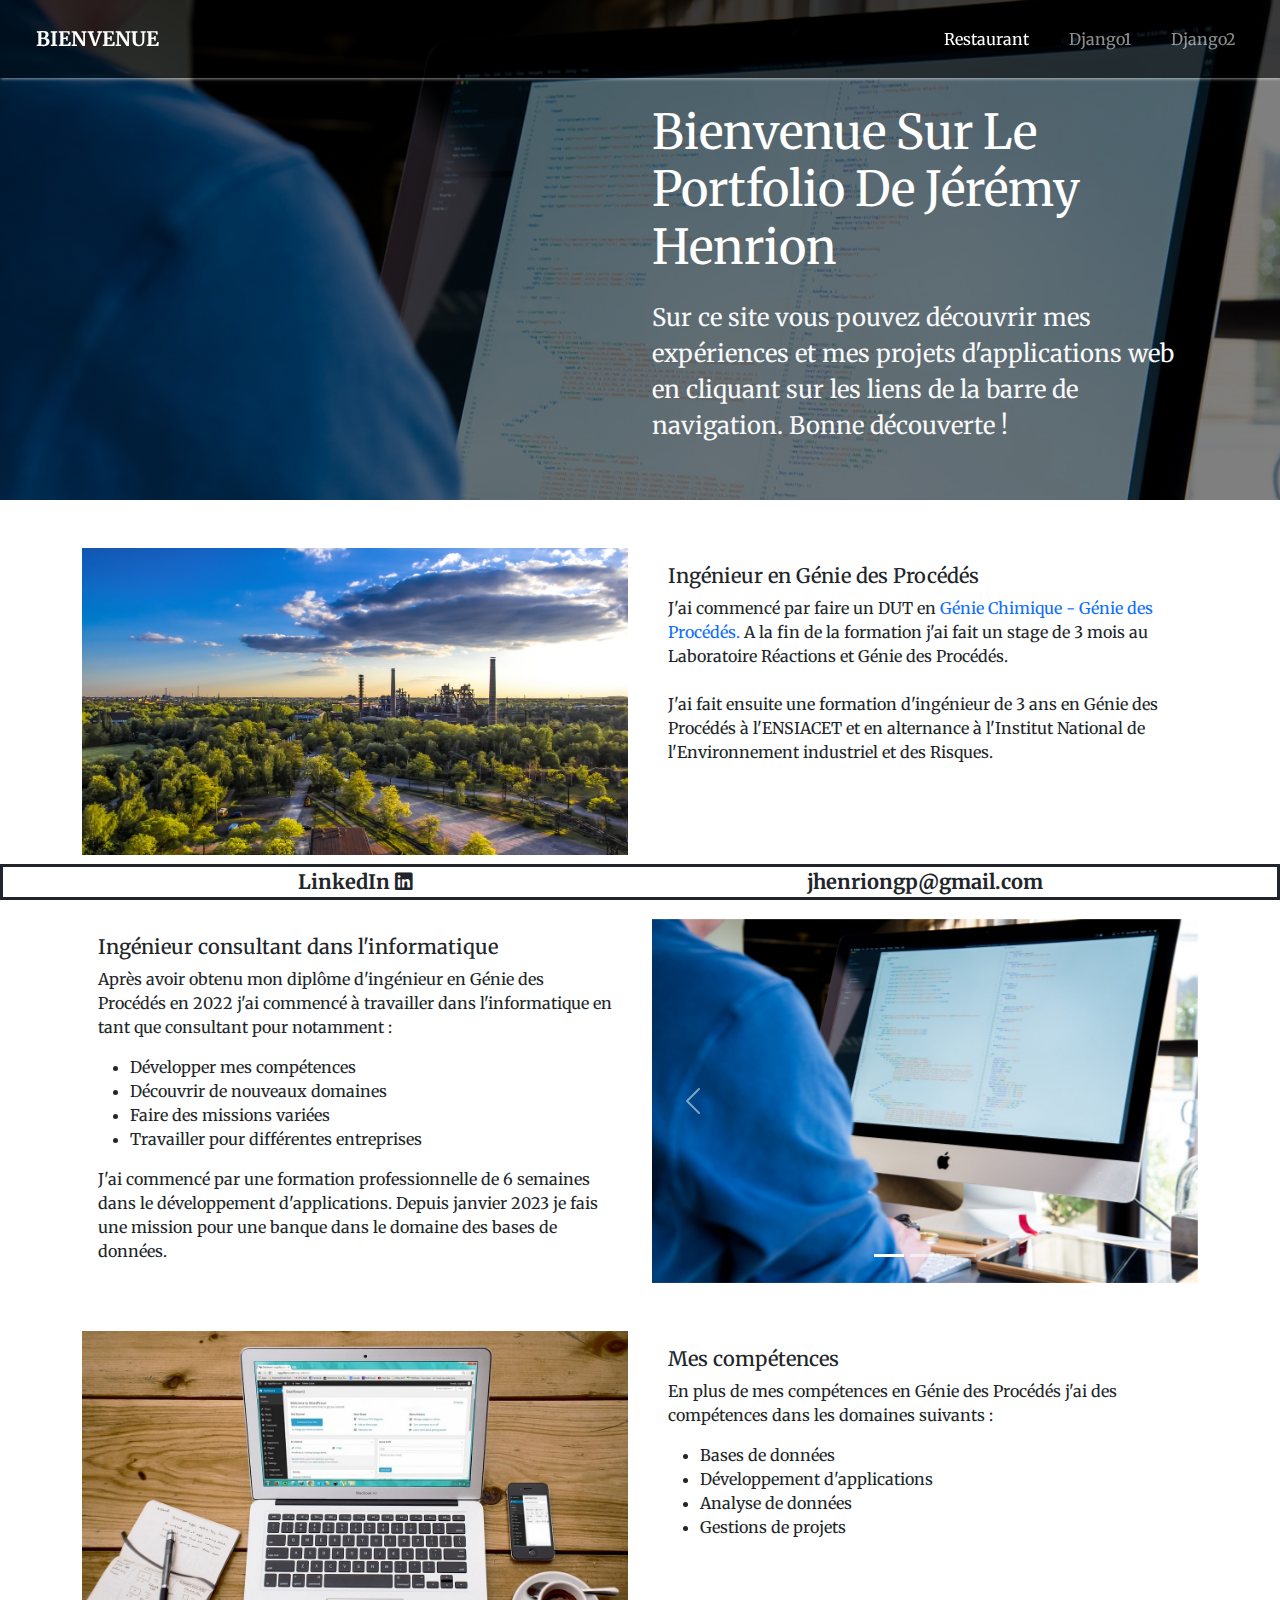
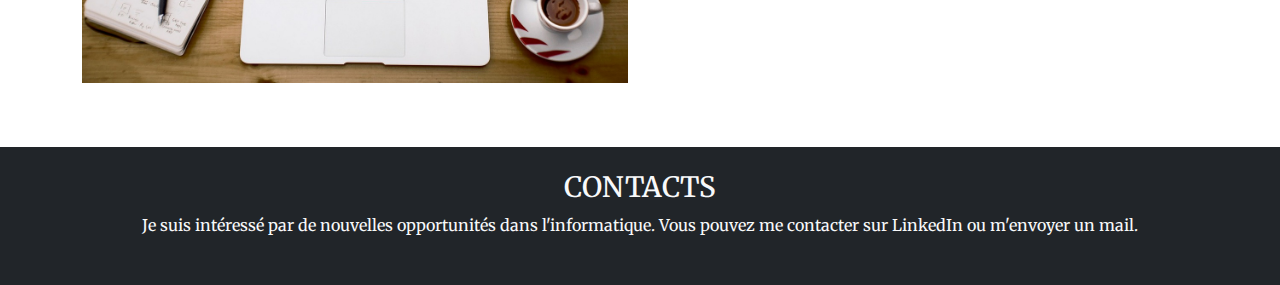
<file: index.html>
<!DOCTYPE html>
<html lang="en">

<head>
    <meta charset="UTF-8">
    <meta http-equiv="X-UA-Compatible" content="IE=edge">
    <meta name="viewport" content="width=device-width, initial-scale=1.0">
    <title>Accueil</title>

    <link rel="stylesheet" href="https://cdn.jsdelivr.net/npm/bootstrap@5.2.3/dist/css/bootstrap.min.css">

    <!--font awesome-->
    <link rel="stylesheet" href="https://cdnjs.cloudflare.com/ajax/libs/font-awesome/5.15.4/css/all.min.css"
        integrity="sha512-1ycn6IcaQQ40/MKBW2W4Rhis/DbILU74C1vSrLJxCq57o941Ym01SwNsOMqvEBFlcgUa6xLiPY/NS5R+E6ztJQ=="
        crossorigin="anonymous" referrerpolicy="no-referrer" />

    <link rel="stylesheet" href="styleIndex.css">

    <script src="https://cdn.jsdelivr.net/npm/bootstrap@5.3.2/dist/js/bootstrap.bundle.min.js"
        integrity="sha384-C6RzsynM9kWDrMNeT87bh95OGNyZPhcTNXj1NW7RuBCsyN/o0jlpcV8Qyq46cDfL"
        crossorigin="anonymous"></script>


</head>

<body>

    <nav class="ccnav navbar navbar-expand-lg position-fixed navbar-dark w-100">
        <div class="container-fluid">
            <a class="navbar-brand text-uppercase mx-4 py-3 fw-bold" href="#">Bienvenue</a>
            <button class="navbar-toggler" type="button" data-bs-toggle="collapse"
                data-bs-target="#navbarSupportedContent" aria-controls="navbarSupportedContent" aria-expanded="false"
                aria-label="Toggle navigation">
                <span class="navbar-toggler-icon"></span>
            </button>
            <div class="collapse navbar-collapse" id="navbarSupportedContent">
                <ul class="navbar-nav ms-auto mb-2 mb-lg-0">
                    <li class="nav-item pe-4">
                        <a class="nav-link active" aria-current="page" href="restaurant.html">Restaurant</a>
                    </li>
                    <li class="nav-item pe-4">
                        <a class="nav-link" href="#">Django1</a>
                    </li>
                    <li class="nav-item pe-4">
                        <a class="nav-link" href="#">Django2</a>
                    </li>
                </ul>
            </div>
        </div>
    </nav>

    <section class="banner pt-5 d-flex justify-content-center align-items-center">
        <div class="container my-5 py-5">
            <div class="row">
                <div class="col-md-6"></div>
                <div class="col-md-6">
                    <h1 class="text-capitalize py-3 merriweather banner-desc">Bienvenue sur le portfolio de Jérémy
                        Henrion</h1>
                    <p class="  merriweather text-light fs-4">Sur ce site vous pouvez découvrir mes expériences et mes
                        projets d'applications web en
                        cliquant sur les liens
                        de la barre de navigation. Bonne découverte !</p>
                </div>
            </div>
        </div>
    </section>

    <section class="available merriweather py-5">
        <div class="container">
            <div class="row">
                <div class="card mb-3 border-0 rounded-0">
                    <div class="row">
                        <div class="col-md-6">
                            <img src="Images/usine.jpg" class="img-fluid" alt="...">
                        </div>
                        <div class="col-md-6">
                            <div class="card-body ">
                                <h5 class="card-title">Ingénieur en Génie des Procédés</h5>
                                <p class="card-text">J'ai commencé par faire un DUT en
                                    <a href="https://www.wikiwand.com/fr/G%C3%A9nie_chimique"
                                        style="text-decoration:none;">
                                        Génie Chimique - Génie des Procédés.
                                    </a>
                                    A la fin de
                                    la formation j'ai fait un stage de 3 mois au Laboratoire Réactions et Génie des
                                    Procédés.
                                    <br><br> J'ai fait ensuite une formation
                                    d'ingénieur de 3 ans en Génie des
                                    Procédés à l'ENSIACET et en alternance à l'Institut National de l'Environnement
                                    industriel et des Risques.
                                </p>
                            </div>
                        </div>
                    </div>
                </div>

                <div class="card my-5 border-0 rounded-0">
                    <div class="row">
                        <div class="col-md-6">
                            <div class="card-body">
                                <h5 class="card-title">Ingénieur consultant dans l'informatique</h5>
                                <p class="card-text">
                                    Après avoir obtenu mon diplôme d'ingénieur en Génie des Procédés en 2022 j'ai
                                    commencé à
                                    travailler dans l'informatique en tant que consultant pour notamment :
                                </p>
                                <ul>
                                    <li>Développer mes compétences</li>
                                    <li>Découvrir de nouveaux domaines</li>
                                    <li>Faire des missions variées</li>
                                    <li>Travailler pour différentes entreprises</li>
                                </ul>
                                <p class="card-text">
                                    J'ai commencé par une formation professionnelle de 6 semaines dans le développement
                                    d'applications.
                                    Depuis janvier 2023 je fais une mission pour une banque dans le domaine des bases de
                                    données.
                                </p>
                            </div>
                        </div>
                        <div class="col-md-6">
                            <!-- caroussel a la place de l'image-->
                            <div id="carouselExampleIndicators" class="carousel slide">
                                <div class="carousel-indicators">
                                    <button type="button" data-bs-target="#carouselExampleIndicators"
                                        data-bs-slide-to="0" class="active" aria-current="true"
                                        aria-label="Slide 1"></button>
                                    <button type="button" data-bs-target="#carouselExampleIndicators"
                                        data-bs-slide-to="1" aria-label="Slide 2"></button>
                                    <button type="button" data-bs-target="#carouselExampleIndicators"
                                        data-bs-slide-to="2" aria-label="Slide 3"></button>
                                </div>
                                <div class="carousel-inner">
                                    <div class="carousel-item active">
                                        <img src="Images/accueil.jpg" class="d-block w-100" alt="...">
                                    </div>
                                    <div class="carousel-item">
                                        <img src="Images/caucase.jpg" class="d-block w-100" alt="...">
                                    </div>
                                    <div class="carousel-item">
                                        <img src="Images/informatique.jpg" class="d-block w-100" alt="...">
                                    </div>
                                </div>
                                <button class="carousel-control-prev" type="button"
                                    data-bs-target="#carouselExampleIndicators" data-bs-slide="prev">
                                    <span class="carousel-control-prev-icon" aria-hidden="true"></span>
                                    <span class="visually-hidden">Previous</span>
                                </button>
                                <button class="carousel-control-next" type="button"
                                    data-bs-target="#carouselExampleIndicators" data-bs-slide="next">
                                    <span class="carousel-control-next-icon" aria-hidden="true"></span>
                                    <span class="visually-hidden">Next</span>
                                </button>
                            </div>
                        </div>
                    </div>
                </div>

                <div class="card mb-3 border-0 rounded-0">
                    <div class="row">
                        <div class="col-md-6">
                            <img src="Images/informatique.jpg" class="img-fluid" alt="...">
                        </div>
                        <div class="col-md-6">
                            <div class="card-body">
                                <h5 class="card-title">Mes compétences</h5>

                                <p class="card-text">
                                    En plus de mes compétences en Génie des Procédés j'ai des compétences dans les
                                    domaines suivants :
                                </p>
                                <ul>
                                    <li>Bases de données</li>
                                    <li>Développement d'applications</li>
                                    <li>Analyse de données</li>
                                    <li>Gestions de projets</li>
                                </ul>
                            </div>
                        </div>
                    </div>
                </div>
            </div>
        </div>
    </section>


    <section class="cc-carousel merriweather bg-dark text-light text-center py-4">
        <div class="container">
            <div class="row">
                <h3 class="text-uppercase">Contacts</h3>
                <div class="col pb-4">
                    Je suis intéressé par de nouvelles opportunités dans l'informatique. Vous pouvez me contacter sur
                    LinkedIn
                    ou m'envoyer un mail.
                </div>
            </div>
        </div>
    </section>

    <footer class="footer bg-white fs-5">
        <div class="container">
            <div class="row">
                <div class="col-6">
                    <a href="https://www.linkedin.com/in/j%C3%A9r%C3%A9my-henrion/" style="text-decoration:none;"
                        class="text-dark">
                        LinkedIn <i class="fab fa-linkedin fa-1x"></i>
                    </a>
                </div>
                <div class="col-6">
                    jhenriongp@gmail.com
                </div>
            </div>
        </div>
    </footer>
</body>

</html>
</file>
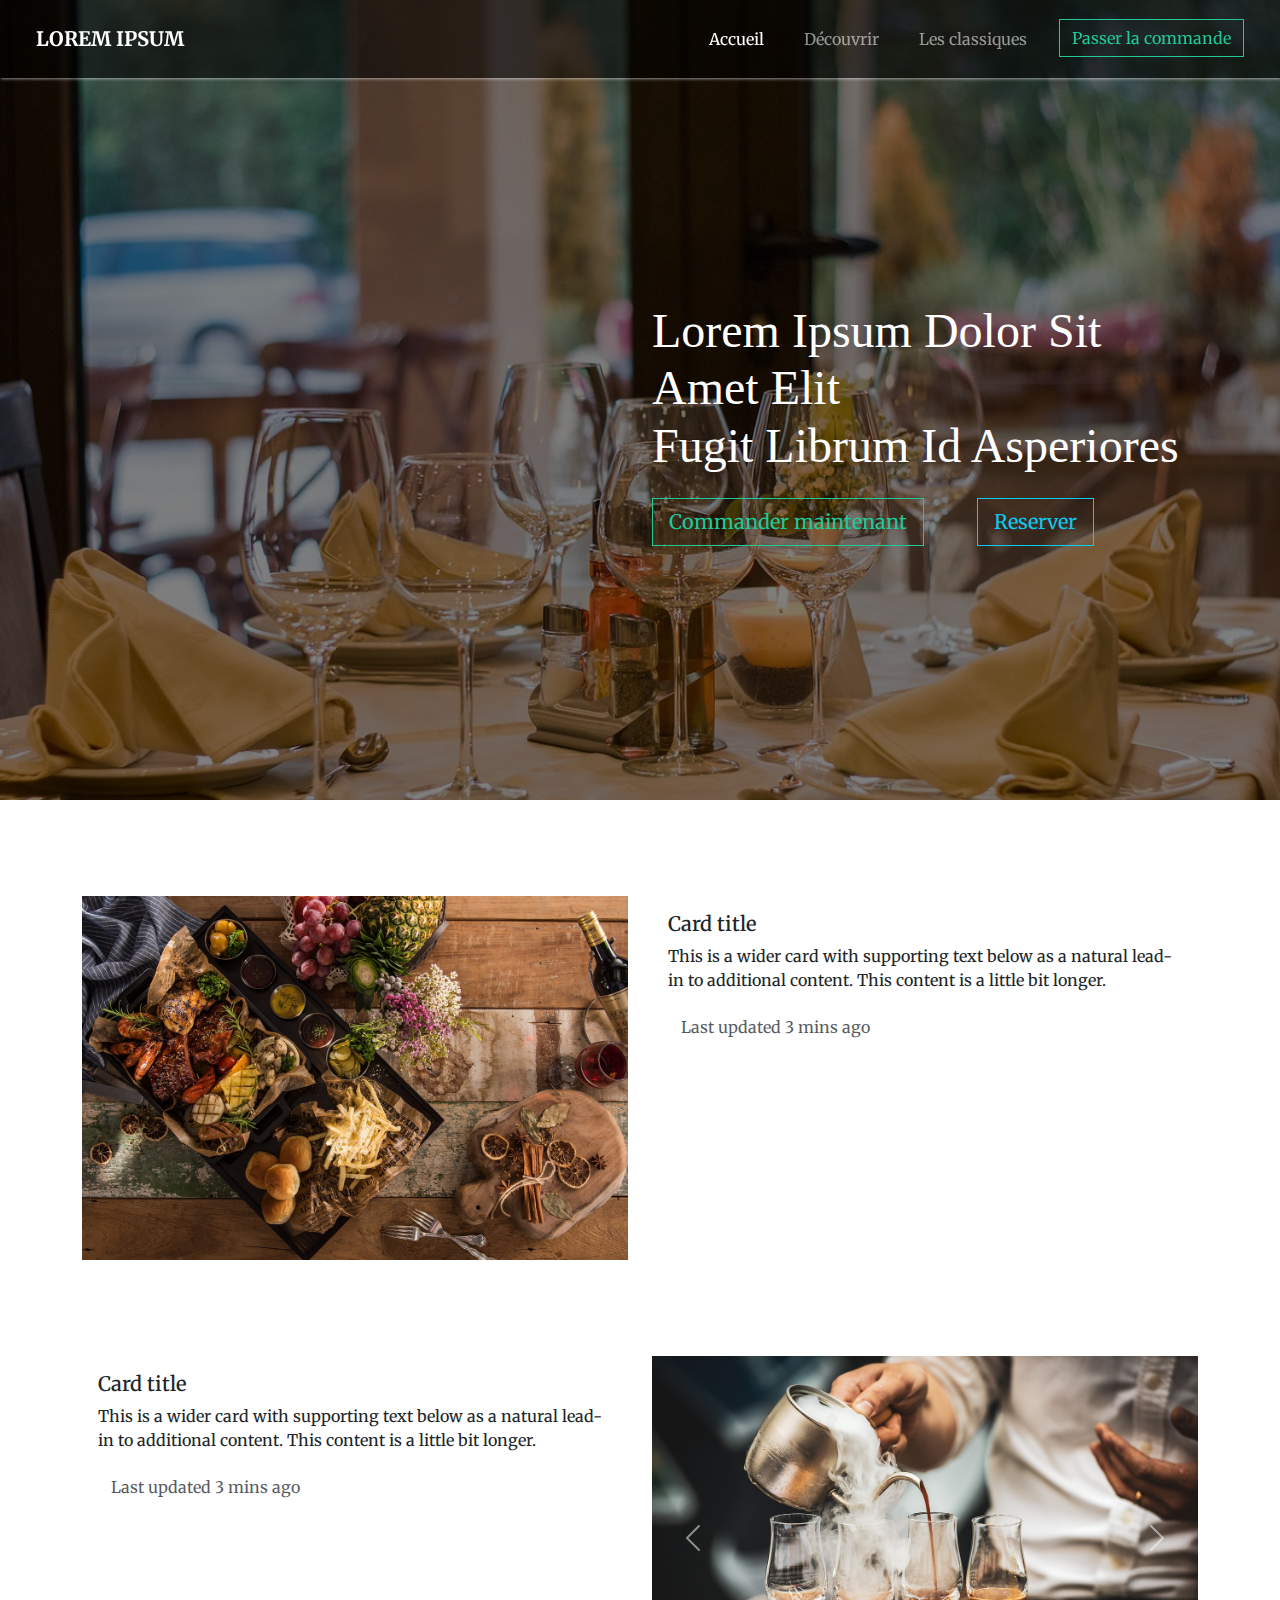
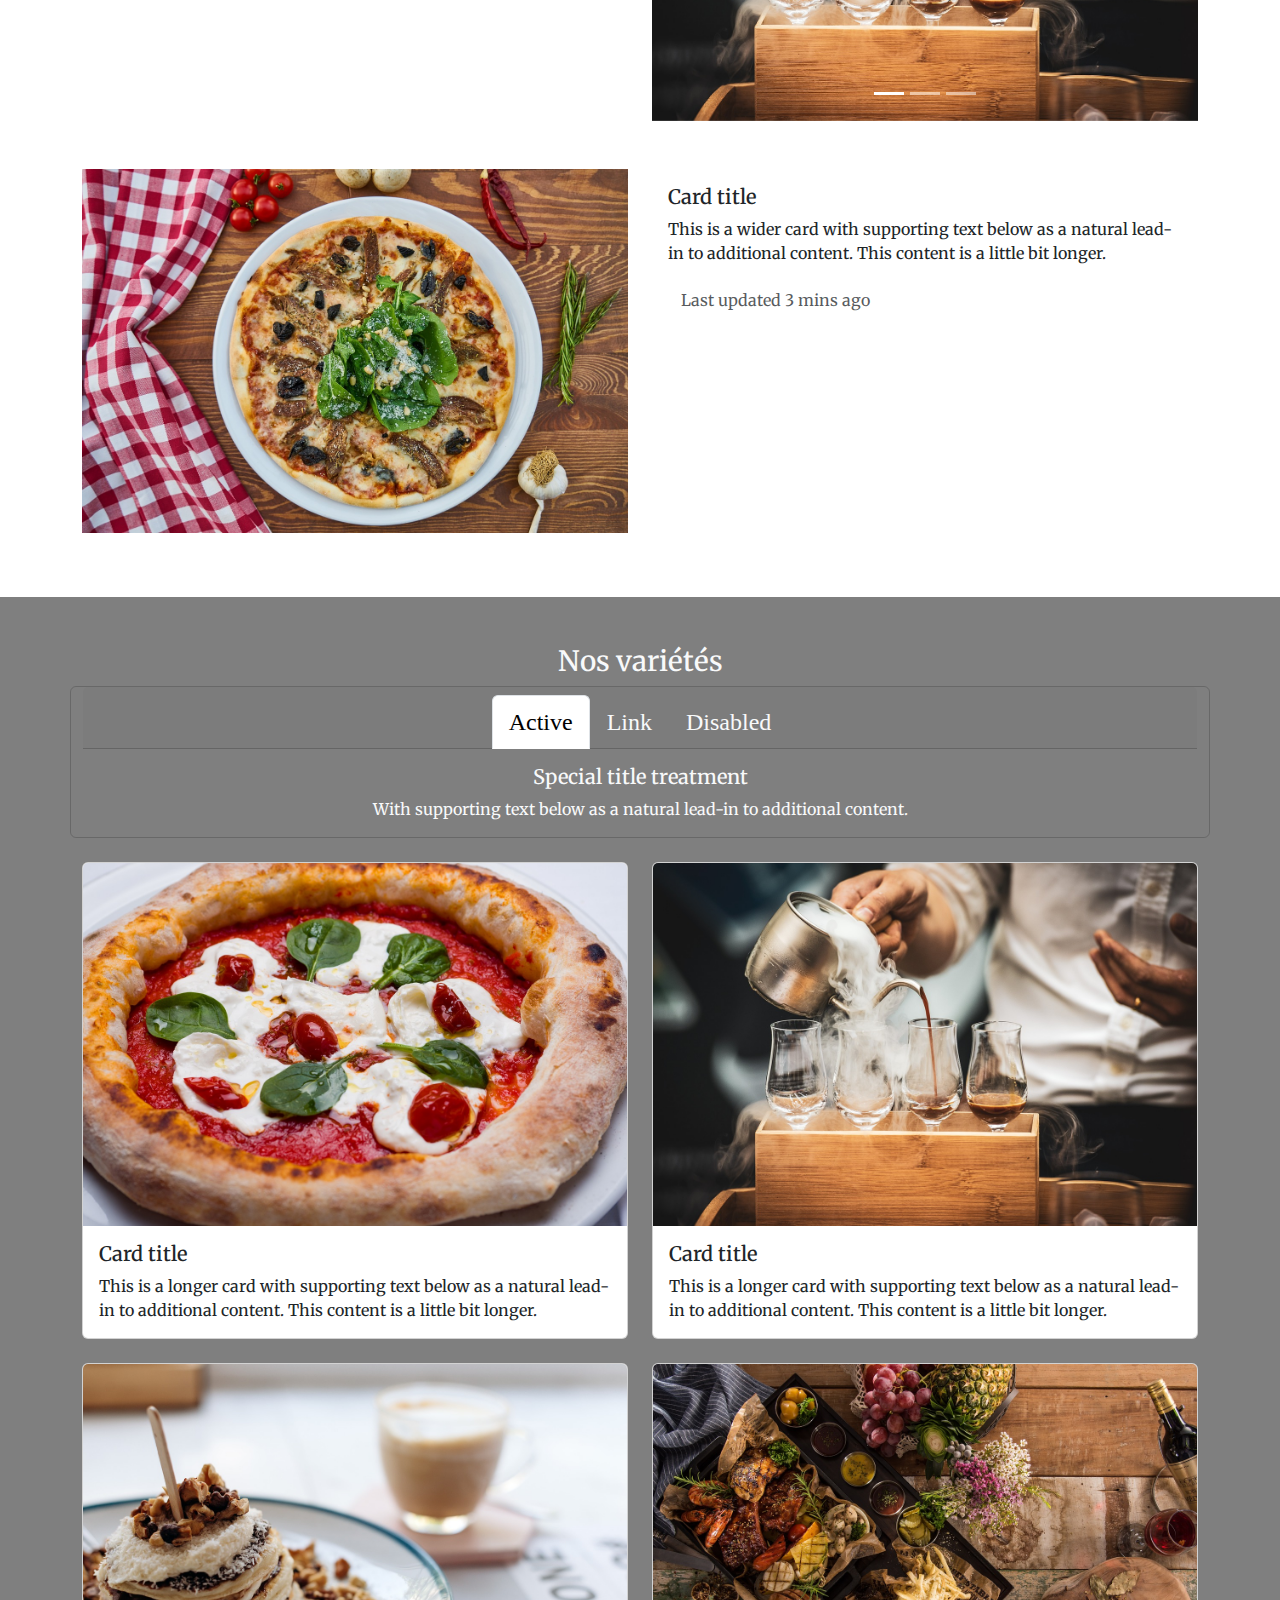
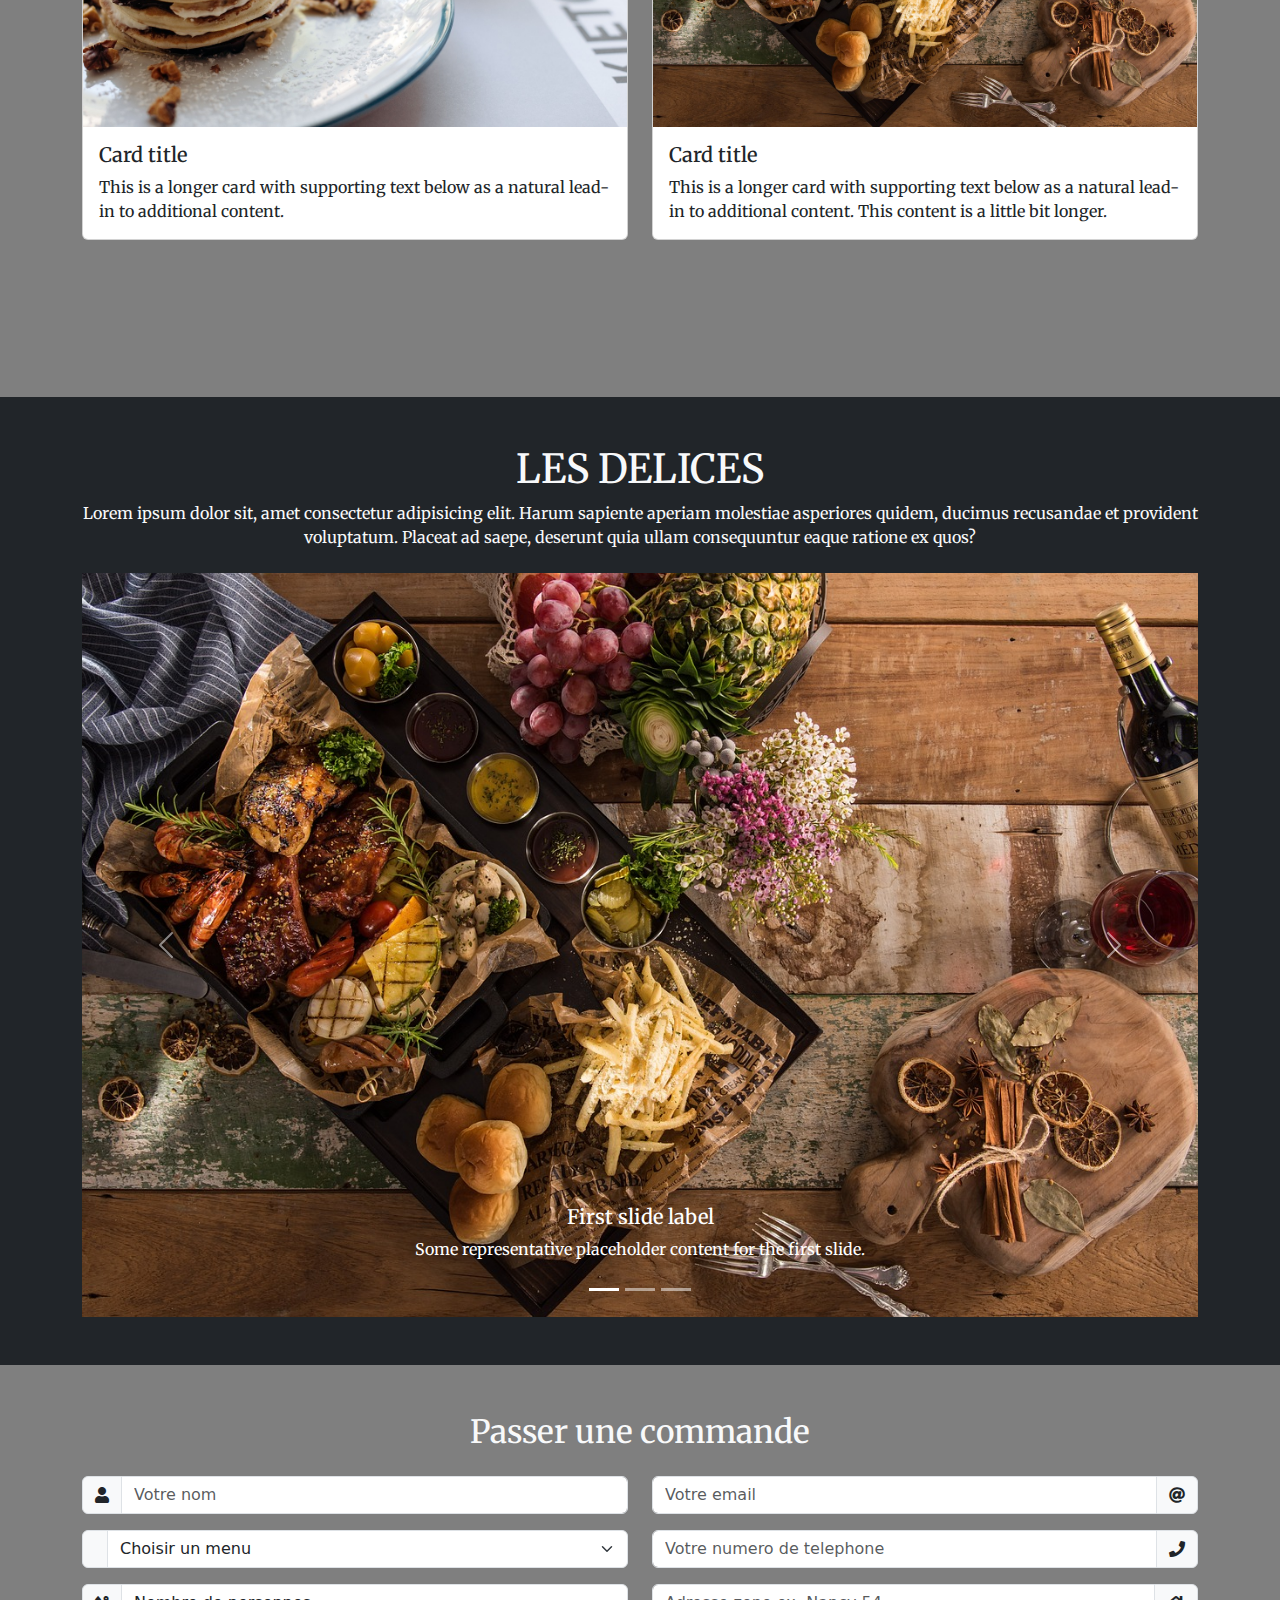
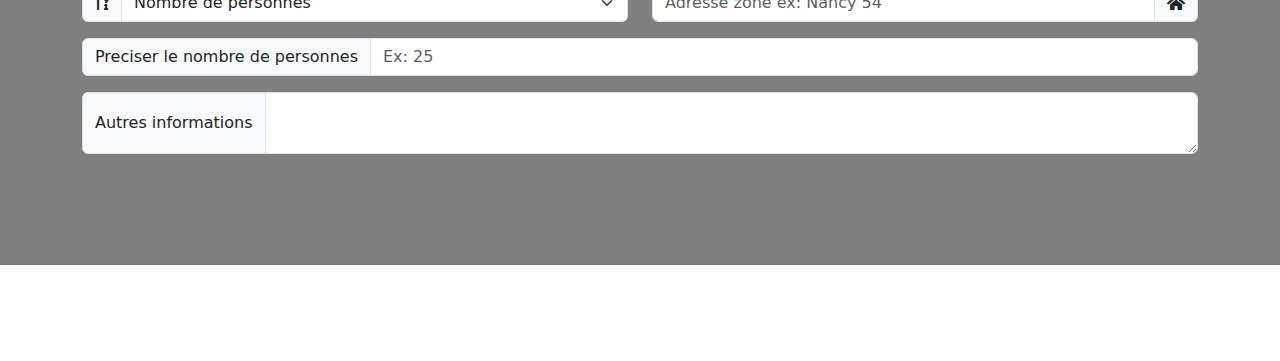
<file: restaurant.html>
<!DOCTYPE html>
<html lang="en">

<head>
    <meta charset="UTF-8">
    <meta name="viewport" content="width=device-width, initial-scale=1.0">
    <title>Document</title>

    <link rel="stylesheet" href="https://cdn.jsdelivr.net/npm/bootstrap@5.2.3/dist/css/bootstrap.min.css">

    <link rel="stylesheet" href="styleRestaurant.css">

    <!--font awesome-->
    <link rel="stylesheet" href="https://cdnjs.cloudflare.com/ajax/libs/font-awesome/5.15.4/css/all.min.css"
        integrity="sha512-1ycn6IcaQQ40/MKBW2W4Rhis/DbILU74C1vSrLJxCq57o941Ym01SwNsOMqvEBFlcgUa6xLiPY/NS5R+E6ztJQ=="
        crossorigin="anonymous" referrerpolicy="no-referrer" />

    <script src="https://cdn.jsdelivr.net/npm/bootstrap@5.3.2/dist/js/bootstrap.bundle.min.js"
        integrity="sha384-C6RzsynM9kWDrMNeT87bh95OGNyZPhcTNXj1NW7RuBCsyN/o0jlpcV8Qyq46cDfL"
        crossorigin="anonymous"></script>
</head>

<body>

    <nav class="ccnav navbar navbar-expand-lg position-fixed navbar-dark w-100">
        <div class="container-fluid">
            <a class="navbar-brand text-uppercase mx-4 py-3 fw-bold" href="#">Lorem ipsum</a>
            <button class="navbar-toggler" type="button" data-bs-toggle="collapse"
                data-bs-target="#navbarSupportedContent" aria-controls="navbarSupportedContent" aria-expanded="false"
                aria-label="Toggle navigation">
                <span class="navbar-toggler-icon"></span>
            </button>
            <div class="collapse navbar-collapse" id="navbarSupportedContent">
                <ul class="navbar-nav ms-auto mb-2 mb-lg-0">
                    <li class="nav-item pe-4">
                        <a class="nav-link active" aria-current="page" href="index.html">Accueil</a>
                    </li>
                    <li class="nav-item pe-4">
                        <a class="nav-link" href="#">Découvrir</a>
                    </li>
                    <li class="nav-item pe-4">
                        <a class="nav-link" href="#">Les classiques</a>
                    </li>
                    <li class="nav-item pe-4">
                        <a class="btn btn-order rounded-0" href="#">Passer la commande</a>
                    </li>
                </ul>
            </div>
        </div>
    </nav>

    <section class="banner pt-5 d-flex justify-content-center align-items-center">
        <div class="container my-5 py-5">
            <div class="row">
                <div class="col-md-6"></div>
                <div class="col-md-6">
                    <h1 class="text-capitalize py-3 redressed banner-desc">Lorem ipsum dolor sit amet elit <br>
                        fugit librum id asperiores</h1>
                    <p>
                        <button class="btn btn-order rounded-0 merriweather btn-lg me-5">Commander maintenant</button>
                        <button class="btn btn-outline-info rounded-0 merriweather btn-lg">Reserver</button>
                    </p>
                </div>
            </div>
        </div>
    </section>

    <section class="available merriweather py-5">
        <div class="container">
            <div class="row">
                <div class="card my-5 border-0 rounded-0">
                    <div class="row">
                        <div class="col-md-6">
                            <img src="Images/plat.jpg" class="img-fluid" alt="...">
                        </div>
                        <div class="col-md-6">
                            <div class="card-body">
                                <h5 class="card-title">Card title</h5>
                                <p class="card-text">This is a wider card with supporting text below as a natural
                                    lead-in to additional content. This content is a little bit longer.</p>
                                <p class="card-text"><a href="#" class="text-muted btn">Last updated 3 mins ago</a></p>
                            </div>
                        </div>
                    </div>
                </div>

                <div class="card my-5 border-0 rounded-0">
                    <div class="row">
                        <div class="col-md-6">
                            <div class="card-body">
                                <h5 class="card-title">Card title</h5>
                                <p class="card-text">This is a wider card with supporting text below as a natural
                                    lead-in to additional content. This content is a little bit longer.</p>
                                <p class="card-text"><a href="#" class="text-muted btn">Last updated 3 mins ago</a></p>
                            </div>
                        </div>
                        <div class="col-md-6">
                            <!-- caroussel a la place de l'image-->
                            <div id="carouselExampleIndicators" class="carousel slide">
                                <div class="carousel-indicators">
                                    <button type="button" data-bs-target="#carouselExampleIndicators"
                                        data-bs-slide-to="0" class="active" aria-current="true"
                                        aria-label="Slide 1"></button>
                                    <button type="button" data-bs-target="#carouselExampleIndicators"
                                        data-bs-slide-to="1" aria-label="Slide 2"></button>
                                    <button type="button" data-bs-target="#carouselExampleIndicators"
                                        data-bs-slide-to="2" aria-label="Slide 3"></button>
                                </div>
                                <div class="carousel-inner">
                                    <div class="carousel-item active">
                                        <img src="Images/barista.jpg" class="d-block w-100" alt="...">
                                    </div>
                                    <div class="carousel-item">
                                        <img src="Images/drinks-2578446_1280.jpg" class="d-block w-100" alt="...">
                                    </div>
                                    <div class="carousel-item">
                                        <img src="Images/pizza2.jpg" class="d-block w-100" alt="...">
                                    </div>
                                </div>
                                <button class="carousel-control-prev" type="button"
                                    data-bs-target="#carouselExampleIndicators" data-bs-slide="prev">
                                    <span class="carousel-control-prev-icon" aria-hidden="true"></span>
                                    <span class="visually-hidden">Previous</span>
                                </button>
                                <button class="carousel-control-next" type="button"
                                    data-bs-target="#carouselExampleIndicators" data-bs-slide="next">
                                    <span class="carousel-control-next-icon" aria-hidden="true"></span>
                                    <span class="visually-hidden">Next</span>
                                </button>
                            </div>
                        </div>
                    </div>
                </div>

                <div class="card mb-3 border-0 rounded-0">
                    <div class="row">
                        <div class="col-md-6">
                            <img src="Images/pizza2.jpg" class="img-fluid" alt="...">
                        </div>
                        <div class="col-md-6">
                            <div class="card-body">
                                <h5 class="card-title">Card title</h5>
                                <p class="card-text">This is a wider card with supporting text below as a natural
                                    lead-in to additional content. This content is a little bit longer.</p>
                                <p class="card-text"><a href="#" class="text-muted btn">Last updated 3 mins ago</a></p>
                            </div>
                        </div>
                    </div>
                </div>
            </div>
        </div>
    </section>

    <section class="cc-menu py-5 merriweather">
        <div class="container">
            <div class="row">
                <h3 class="text-center text-light merriweather">Nos variétés</h3>
                <div class="card bg-transparent text-center mb-4">
                    <div class="card-header redressed fs-4">
                        <ul class="nav nav-tabs justify-content-center card-header-tabs ">
                            <li class="nav-item">
                                <a class="nav-link active" aria-current="true" href="#">Active</a>
                            </li>
                            <li class="nav-item">
                                <a class="nav-link text-light" href="#">Link</a>
                            </li>
                            <li class="nav-item">
                                <a class="nav-link text-light">Disabled</a>
                            </li>
                        </ul>
                    </div>
                    <div class="card-body text-light">
                        <h5 class="card-title">Special title treatment</h5>
                        <p class="card-text">With supporting text below as a natural lead-in to additional content.</p>
                    </div>
                </div>
            </div>
            <div class="row row-cols-1 row-cols-md-2 g-4"> <!-- deux colonnes sur les ecrans de moyenne taille-->
                <div class="col">
                    <div class="card">
                        <img src="Images/pizza1.jpg" class="card-img-top" alt="...">
                        <div class="card-body">
                            <h5 class="card-title">Card title</h5>
                            <p class="card-text">This is a longer card with supporting text below as a natural lead-in
                                to additional content. This content is a little bit longer.</p>
                        </div>
                    </div>
                </div>
                <div class="col">
                    <div class="card">
                        <img src="Images/barista.jpg" class="card-img-top" alt="...">
                        <div class="card-body">
                            <h5 class="card-title">Card title</h5>
                            <p class="card-text ">This is a longer card with supporting text below as a natural lead-in
                                to additional content. This content is a little bit longer.</p>
                        </div>
                    </div>
                </div>
                <div class="col d-none d-md-block">
                    <div class="card">
                        <img src="Images/pancakes.jpg" class="card-img-top" alt="...">
                        <div class="card-body">
                            <h5 class="card-title">Card title</h5>
                            <p class="card-text">This is a longer card with supporting text below as a natural lead-in
                                to additional content.</p>
                        </div>
                    </div>
                </div>
                <div class="col d-none d-md-block">
                    <div class="card">
                        <img src="Images/plat.jpg" class="card-img-top" alt="...">
                        <div class="card-body">
                            <h5 class="card-title">Card title</h5>
                            <p class="card-text">This is a longer card with supporting text below as a natural lead-in
                                to additional content. This content is a little bit longer.</p>
                        </div>
                    </div>
                </div>
            </div>
        </div>
    </section>

    <section class="cc-carousel merriweather bg-dark text-light text-center py-5">
        <div class="container">
            <div class="row">
                <h1 class="text-uppercase"> Les delices</h1>
                <div class="col pb-4">
                    Lorem ipsum dolor sit, amet consectetur adipisicing elit. Harum sapiente aperiam molestiae
                    asperiores quidem, ducimus recusandae et provident voluptatum. Placeat ad saepe, deserunt
                    quia ullam consequuntur eaque ratione ex quos?
                </div>
            </div>

            <!--carrousel transition fondue-->
            <div id="carouselExampleFade" class="carousel slide carousel-fade">
                <div class="carousel-indicators">
                    <button type="button" data-bs-target="#carouselExampleFade" data-bs-slide-to="0" class="active"
                        aria-current="true" aria-label="Slide 1"></button>
                    <button type="button" data-bs-target="#carouselExampleFade" data-bs-slide-to="1"
                        aria-label="Slide 2"></button>
                    <button type="button" data-bs-target="#carouselExampleFade" data-bs-slide-to="2"
                        aria-label="Slide 3"></button>
                </div>
                <div class="carousel-inner">
                    <div class="carousel-item active">
                        <img src="Images/plat.jpg" class="d-block w-100" alt="...">
                        <div class="carousel-caption d-none d-md-block">
                            <h5>First slide label</h5>
                            <p>Some representative placeholder content for the first slide.</p>
                        </div>
                    </div>
                    <div class="carousel-item">
                        <img src="Images/restaurant.jpg" class="d-block w-100" alt="...">
                        <div class="carousel-caption d-none d-md-block">
                            <h5>Second slide label</h5>
                            <p>Some representative placeholder content for the second slide.</p>
                        </div>
                    </div>

                    <div class="carousel-item">
                        <img src="Images/drinks-2578446_1280.jpg" class="d-block w-100" alt="...">
                        <div class="carousel-caption d-none d-md-block">
                            <h5>Third slide label</h5>
                            <p>Some representative placeholder content for the third slide.</p>
                        </div>
                    </div>
                </div>
                <button class="carousel-control-prev" type="button" data-bs-target="#carouselExampleFade"
                    data-bs-slide="prev">
                    <span class="carousel-control-prev-icon" aria-hidden="true"></span>
                    <span class="visually-hidden">Previous</span>
                </button>
                <button class="carousel-control-next" type="button" data-bs-target="#carouselExampleFade"
                    data-bs-slide="next">
                    <span class="carousel-control-next-icon" aria-hidden="true"></span>
                    <span class="visually-hidden">Next</span>
                </button>
            </div>
        </div>
    </section>

    <section class="order-form py-5">
        <div class="container">
            <h2 class="merriweather text-center text-light mb-4"> Passer une commande</h2>
            <form>
                <div class="row">
                    <div class="col-md-6 col-sm">
                        <div class="input-group mb-3">
                            <span class="input-group-text" id="basic-addon1"><i class="fas fa-user"></i></span>
                            <input type="text" class="form-control" placeholder="Votre nom">
                        </div>
                        <div class="input-group mb-3">
                            <label class="input-group-text" for="inputGroupSelect01"><i
                                    class="fas fa-utesils"></i></label>
                            <select class="form-select" id="inputGroupSelect01">
                                <option selected>Choisir un menu</option>
                                <option value="1">One</option>
                                <option value="2">Two</option>
                                <option value="3">Three</option>
                            </select>
                        </div>
                        <div class="input-group mb-3">
                            <label class="input-group-text" for="inputGroupSelect01"><i
                                    class="fas fa-sort-numeric-up-alt"></i></label>
                            <select class="form-select" id="inputGroupSelect01">
                                <option selected>Nombre de personnes</option>
                                <option value="1">One</option>
                                <option value="2">Two</option>
                                <option value="3">Three</option>
                            </select>
                        </div>
                    </div>
                    <div class="col-md-6 col-sm">
                        <div class="input-group mb-3">
                            <input type="email" class="form-control" placeholder="Votre email">
                            <span class="input-group-text" id="basic-addon1"><i class="fas fa-at"></i></span>
                        </div>
                        <div class="input-group mb-3">
                            <input type="number" class="form-control" placeholder="Votre numero de telephone">
                            <span class="input-group-text" id="basic-addon1"><i class="fas fa-phone"></i></span>
                        </div>
                        <div class="input-group mb-3">
                            <input type="text" class="form-control" placeholder="Adresse zone ex: Nancy 54">
                            <span class="input-group-text" id="basic-addon1"><i class="fas fa-home"></i></span>
                        </div>
                    </div>
                </div>

                <div class="row">
                    <div class="input-group mb-3">
                        <span class="input-group-text" id="basic-addon1">Preciser le nombre de personnes</span>
                        <input type="text" class="form-control" placeholder="Ex: 25">
                    </div>

                    <div class="input-group">
                        <span class="input-group-text">Autres informations</span>
                        <textarea class="form-control" aria-label="With textarea"></textarea>
                    </div>
                </div>
            </form>
        </div>

    </section>

    <section class="footer py-5">
        <div class="container">
            <div class="row">
            </div>
        </div>
    </section>

</body>

</html>
</file>
<file: styleIndex.css>
@import url('https://fonts.googleapis.com/css2?family=Redressed&family=Merriweather:wght@300;400;700&display=swap');

.footer {
    position: fixed;
    left: 0;
    bottom: 0;
    width: 100%;
    font-weight: bold;
    text-align: center;
    border: solid;
    font-family: 'Merriweather', serif;
}


.redressed {
    font-family: 'Redressed', cursive;
}

.merriweather {
    font-family: 'Merriweather', serif;
}

.ccnav {
    background-color: rgba(0, 0, 0, 0.55);
    font-family: 'Merriweather', serif;
    box-shadow: 1px 1px 3px rgba(255, 255, 255, 0.54);
    z-index: 99;
}

.ccnav .nav-link {
    border-bottom: 1px solid transparent;
    transition: padding-bottom .4s ease-in-out, border-color .3s ease;
}

.ccnav .nav-link:hover {
    padding-bottom: 20px;
    border-bottom-color: var(--bs-teal);
}

.banner,
.order-form {
    background: linear-gradient(rgba(0, 0, 0, 0.5), rgba(0, 0, 0, 0.5)), url('Images/accueil.jpg') center center fixed no-repeat;
    height: 500px;
    background-size: cover;
}

.order-form {
    height: 500px;
}

.banner .banner-desc {
    font-size: 48px;
    font-weight: 400;
    color: #fff;
}

.btn-order {
    color: var(--bs-teal);
    border-color: var(--bs-teal);
    transition: 0.5s;
}

.btn-order:hover,
.btn-order:active {
    color: #fff;
    background-color: var(--bs-teal);
}

.cc-menu {
    background: linear-gradient(rgba(0, 0, 0, 0.5), rgba(0, 0, 0, 0.5)), url('Images/pancakes.jpg') center center fixed no-repeat;
    background-size: cover;
    height: 1400px;
}
</file>
<file: styleRestaurant.css>
@import url('https://fonts.googleapis.com/css2?family=Redressed&family=Merriweather:wght@300;400;700&display=swap');


.redressed {
    font-family: 'Redressed', cursive;
}

.merriweather {
    font-family: 'Merriweather', serif;
}

.ccnav {
    background-color: rgba(0, 0, 0, 0.55);
    font-family: 'Merriweather', serif;
    box-shadow: 1px 1px 3px rgba(255, 255, 255, 0.54);
    z-index: 99;
}

.ccnav .nav-link {
    border-bottom: 1px solid transparent;
    transition: padding-bottom .4s ease-in-out, border-color .3s ease;
}

.ccnav .nav-link:hover {
    padding-bottom: 20px;
    border-bottom-color: var(--bs-teal);
}

.banner,
.order-form {
    background: linear-gradient(rgba(0, 0, 0, 0.5), rgba(0, 0, 0, 0.5)), url('Images/restaurant.jpg') center center fixed no-repeat;
    height: 800px;
    background-size: cover;
}

.order-form {
    height: 500px;
}

.banner .banner-desc {
    font-size: 48px;
    font-weight: 400;
    color: #fff;
}

.btn-order {
    color: var(--bs-teal);
    border-color: var(--bs-teal);
    transition: 0.5s;
}

.btn-order:hover,
.btn-order:active {
    color: #fff;
    background-color: var(--bs-teal);
}

.cc-menu {
    background: linear-gradient(rgba(0, 0, 0, 0.5), rgba(0, 0, 0, 0.5)), url('Images/pancakes.jpg') center center fixed no-repeat;
    background-size: cover;
    height: 1400px;
}
</file>
